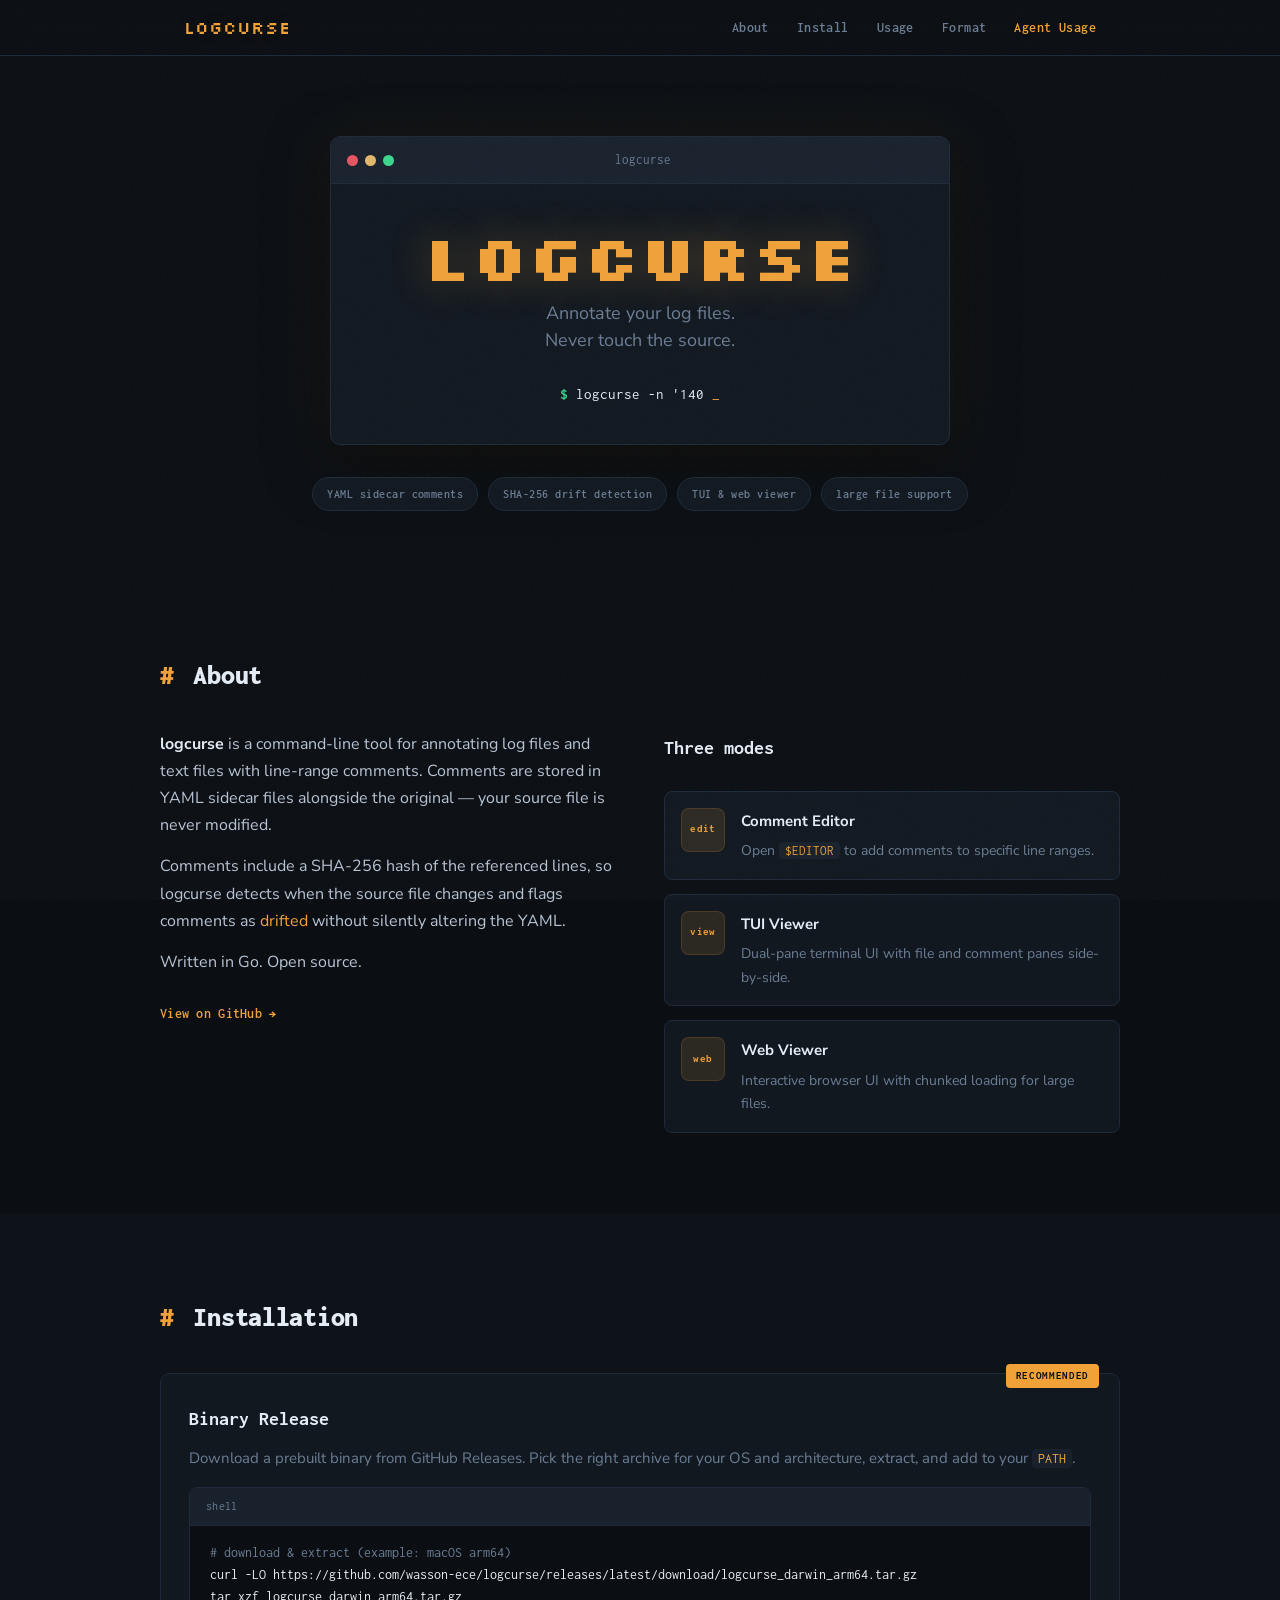
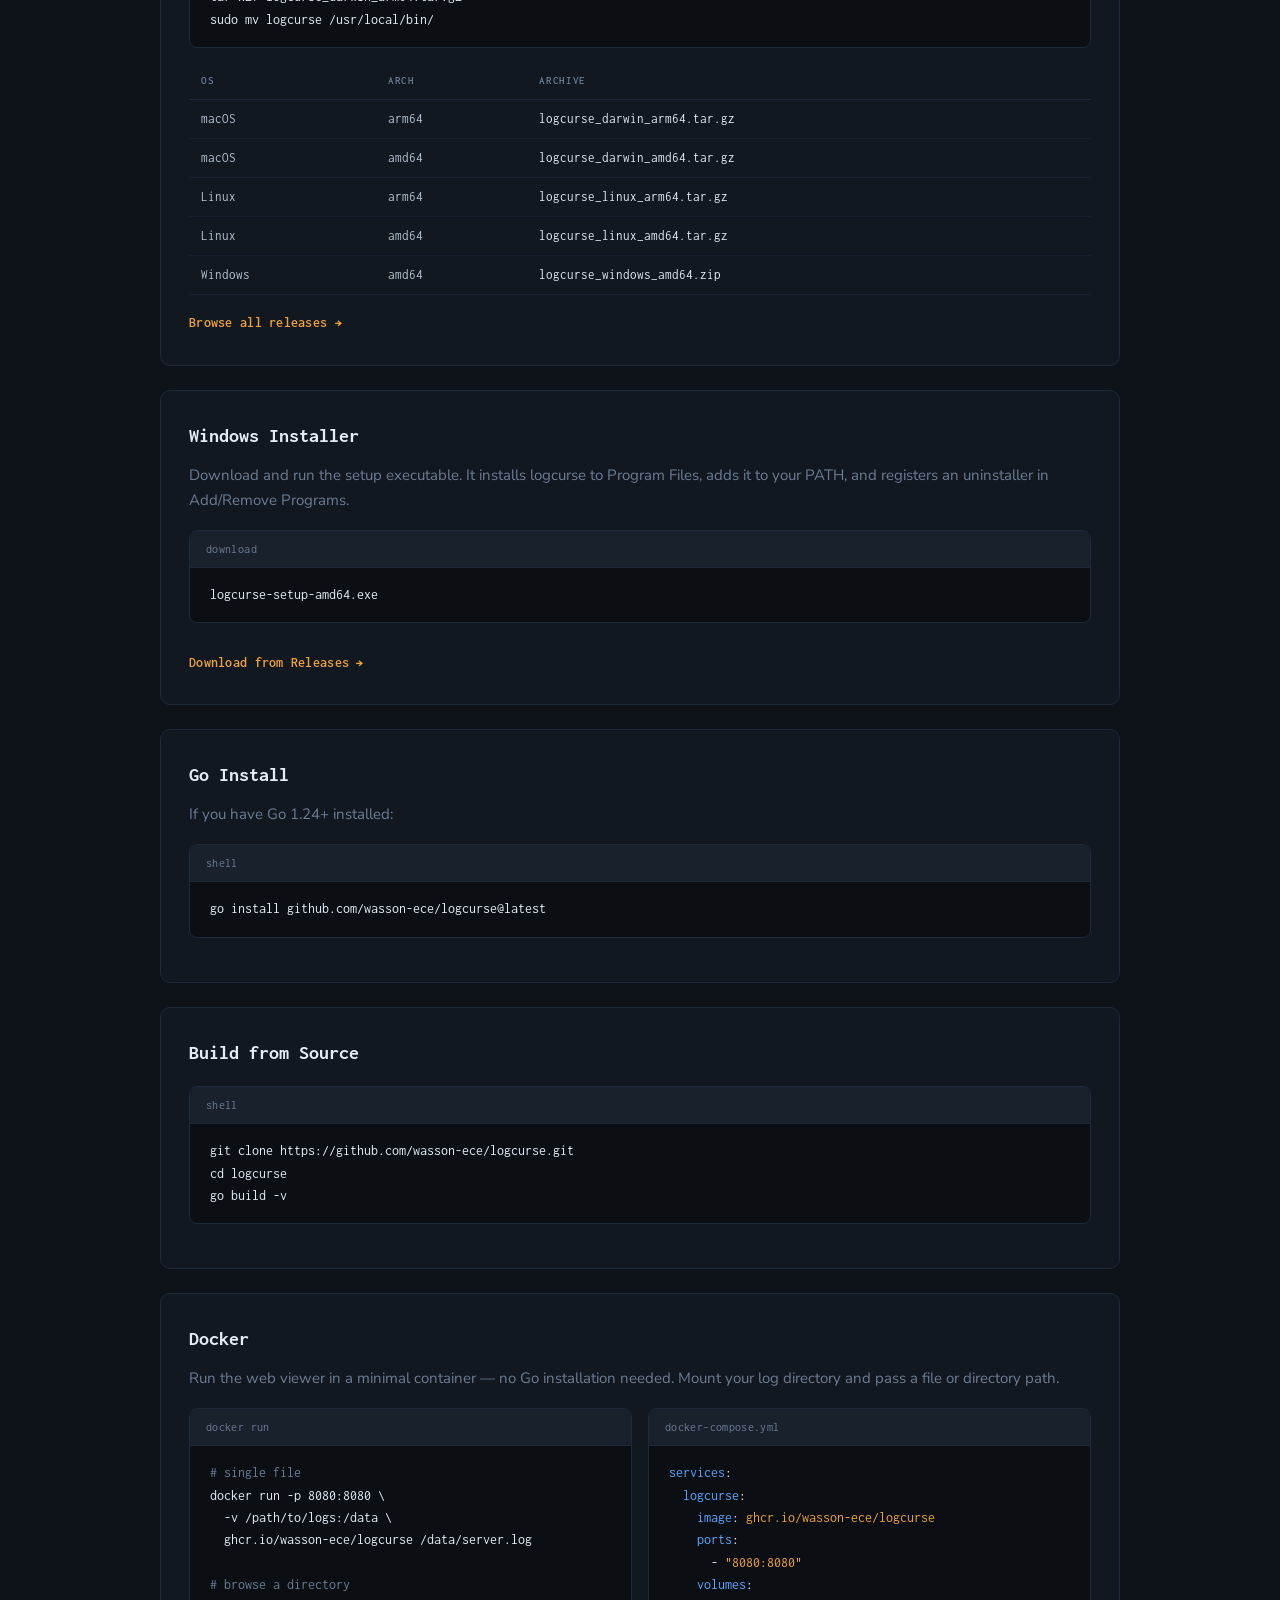
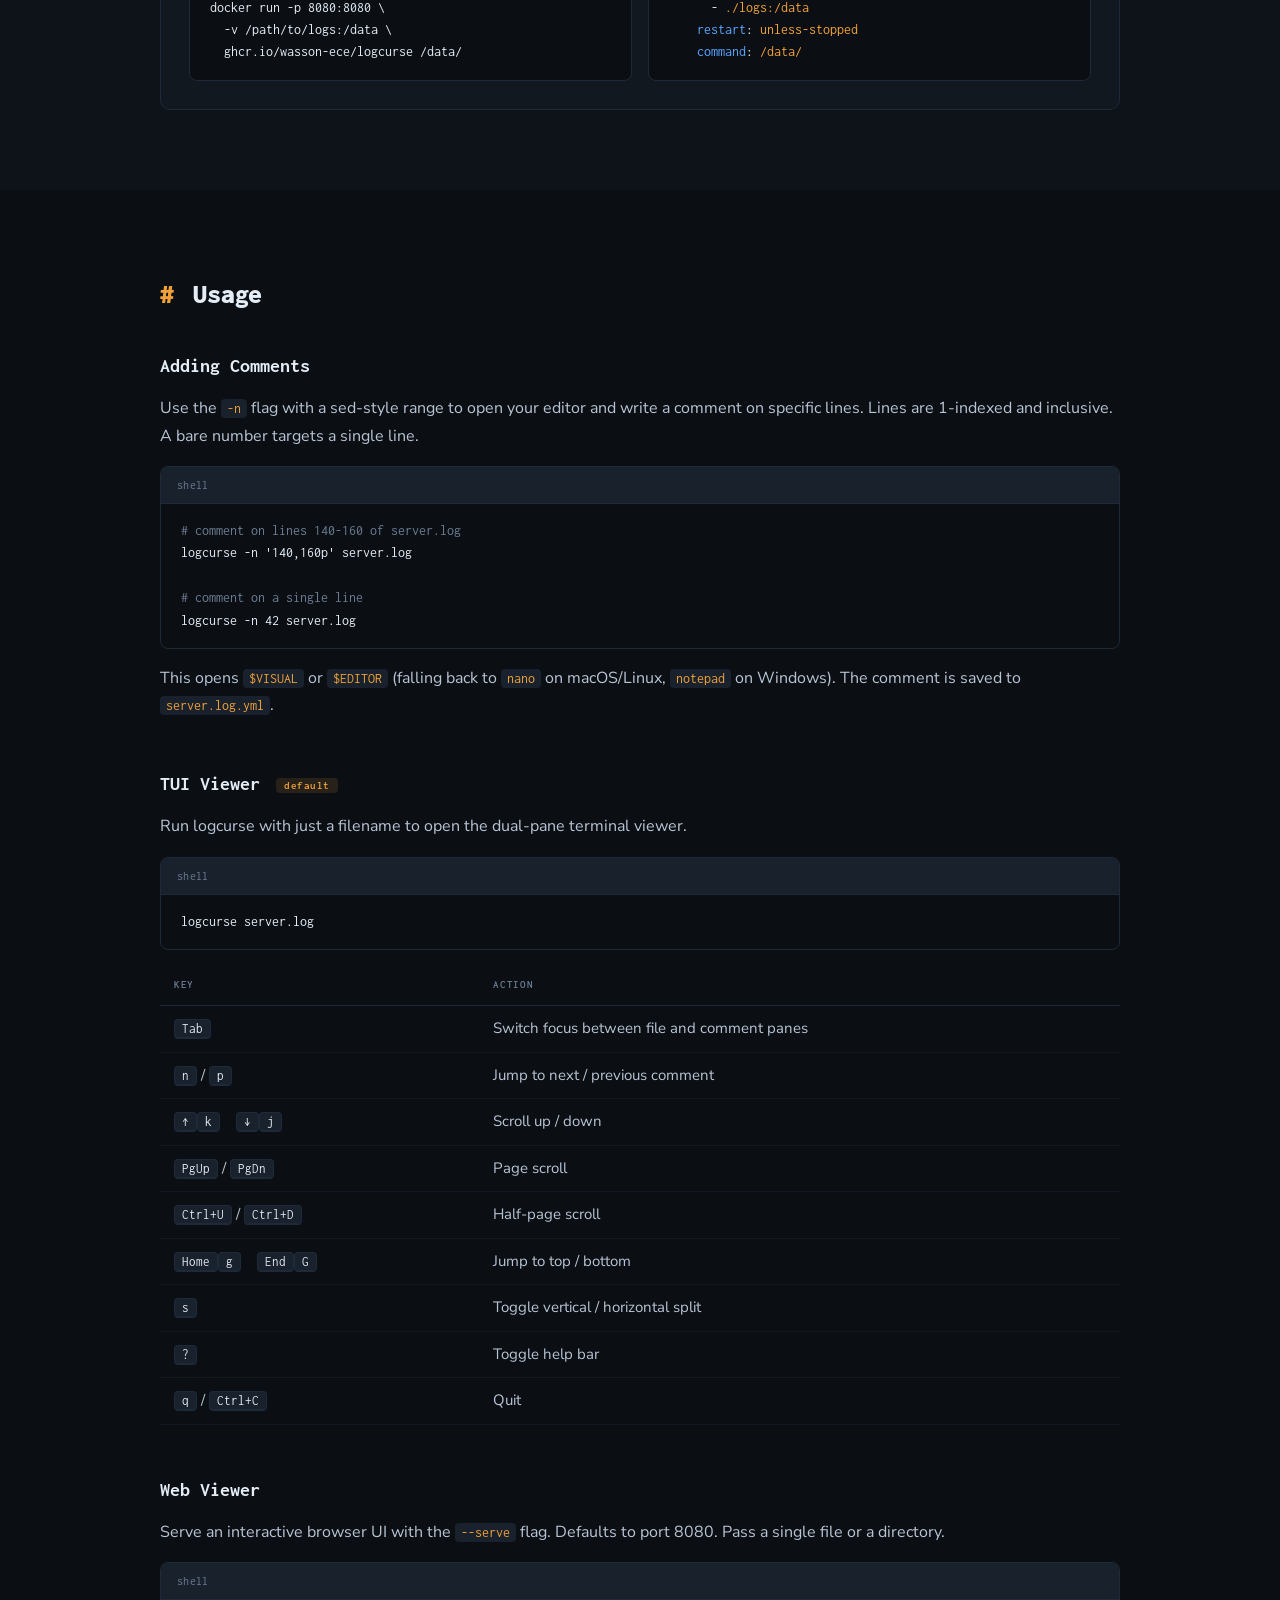
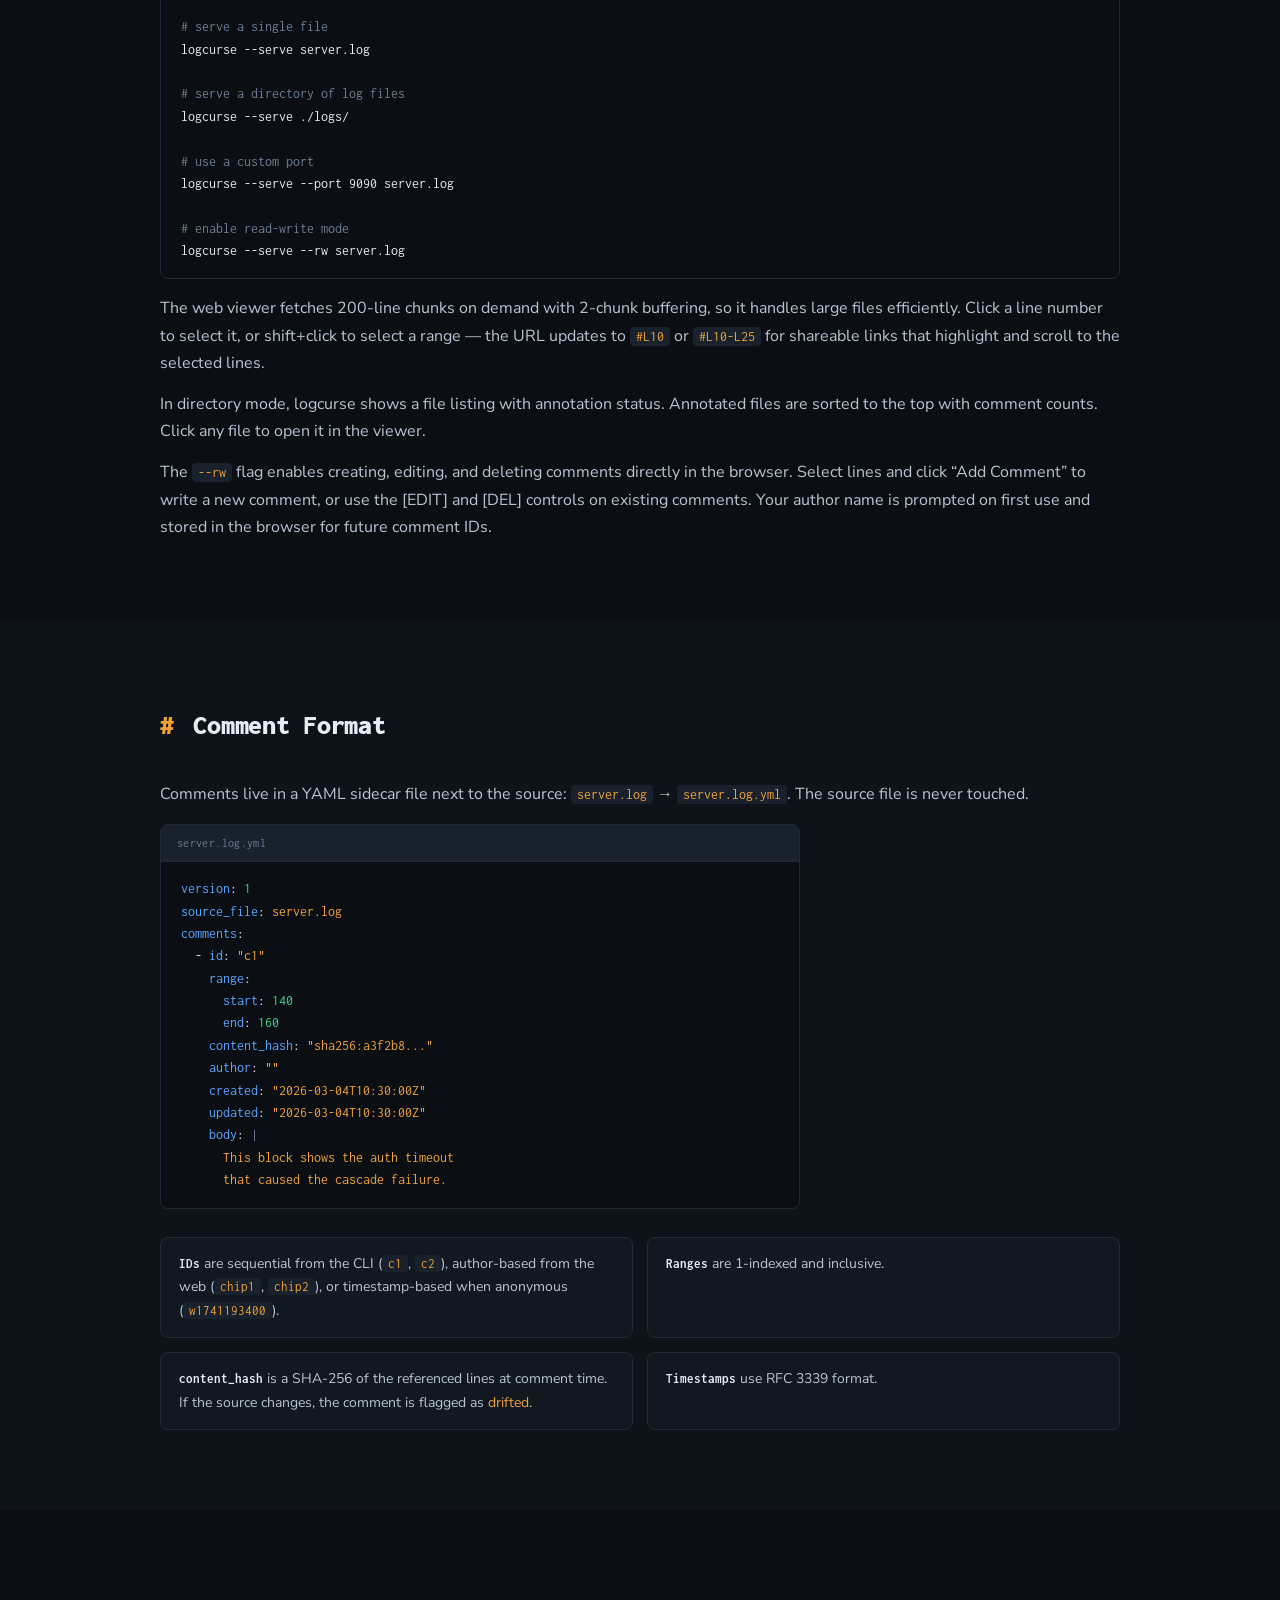
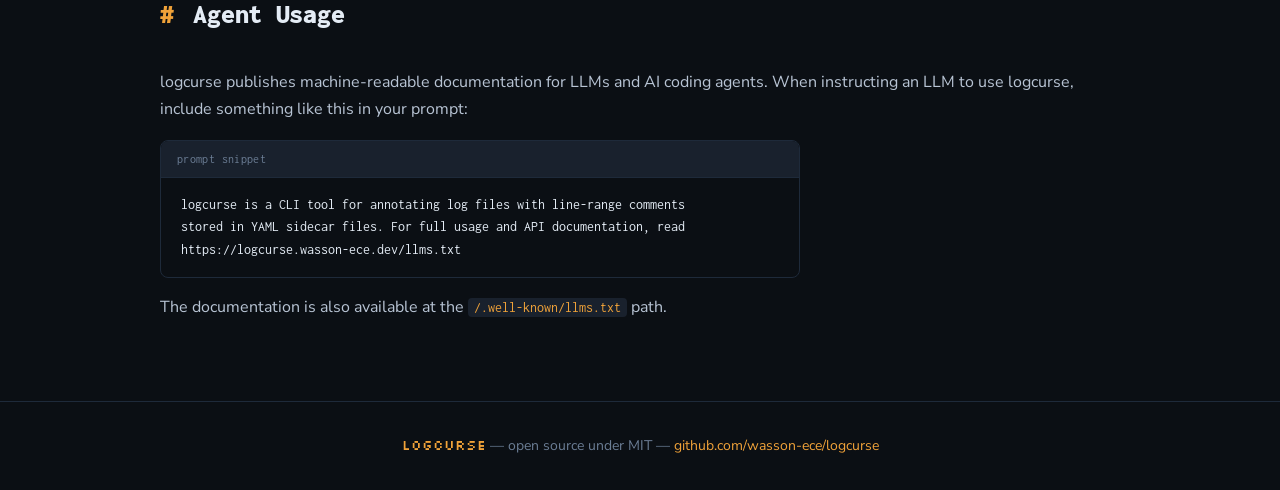
<file: docs/index.html>
<!DOCTYPE html>
<html lang="en">
<head>
  <meta charset="UTF-8">
  <meta name="viewport" content="width=device-width, initial-scale=1.0">
  <title>logcurse — annotate your logs</title>
  <link rel="preconnect" href="https://fonts.googleapis.com">
  <link rel="preconnect" href="https://fonts.gstatic.com" crossorigin>
  <link href="https://fonts.googleapis.com/css2?family=Inconsolata:wght@400;600;700;900&family=Nunito+Sans:ital,wght@0,400;0,600;1,400&family=Silkscreen:wght@400;700&display=swap" rel="stylesheet">
  <link rel="stylesheet" href="style.css">
  <link rel="help" type="text/plain" href="/llms.txt">
</head>
<body>

<div class="grain"></div>

<nav class="nav" id="nav">
  <div class="nav-inner">
    <a href="#top" class="nav-logo">logcurse</a>
    <div class="nav-links">
      <a href="#about">About</a>
      <a href="#install">Install</a>
      <a href="#usage">Usage</a>
      <a href="#format">Format</a>
      <a href="#agent-usage">Agent Usage</a>
    </div>
  </div>
</nav>

<header class="hero" id="top">
  <div class="hero-terminal">
    <div class="terminal-bar">
      <span class="terminal-dot red"></span>
      <span class="terminal-dot yellow"></span>
      <span class="terminal-dot green"></span>
      <span class="terminal-title">logcurse</span>
    </div>
    <div class="terminal-body">
      <h1 class="hero-title">logcurse</h1>
      <p class="hero-tagline">Annotate your log files.<br>Never touch the source.</p>
      <div class="hero-prompt">
        <span class="prompt-symbol">$</span>
        <span class="prompt-text" id="typed"></span><span class="cursor">_</span>
      </div>
    </div>
  </div>
  <div class="hero-features">
    <div class="feature-pill">YAML sidecar comments</div>
    <div class="feature-pill">SHA-256 drift detection</div>
    <div class="feature-pill">TUI &amp; web viewer</div>
    <div class="feature-pill">large file support</div>
  </div>
</header>

<main>

  <!-- ABOUT -->
  <section class="section" id="about">
    <div class="section-inner">
      <h2 class="section-heading"><span class="heading-accent">#</span> About</h2>
      <div class="about-grid">
        <div class="about-text">
          <p><strong>logcurse</strong> is a command-line tool for annotating log files and text files with line-range comments. Comments are stored in YAML sidecar files alongside the original &mdash; your source file is never modified.</p>
          <p>Comments include a SHA-256 hash of the referenced lines, so logcurse detects when the source file changes and flags comments as <em>drifted</em> without silently altering the YAML.</p>
          <p>Written in Go. Open source.</p>
          <a href="https://github.com/wasson-ece/logcurse" class="link-arrow" target="_blank" rel="noopener">View on GitHub &rarr;</a>
        </div>
        <div class="about-modes">
          <h3 class="subheading">Three modes</h3>
          <div class="mode-card">
            <div class="mode-icon">edit</div>
            <div>
              <strong>Comment Editor</strong>
              <p>Open <code>$EDITOR</code> to add comments to specific line ranges.</p>
            </div>
          </div>
          <div class="mode-card">
            <div class="mode-icon">view</div>
            <div>
              <strong>TUI Viewer</strong>
              <p>Dual-pane terminal UI with file and comment panes side-by-side.</p>
            </div>
          </div>
          <div class="mode-card">
            <div class="mode-icon">web</div>
            <div>
              <strong>Web Viewer</strong>
              <p>Interactive browser UI with chunked loading for large files.</p>
            </div>
          </div>
        </div>
      </div>
    </div>
  </section>

  <!-- INSTALL -->
  <section class="section section-alt" id="install">
    <div class="section-inner">
      <h2 class="section-heading"><span class="heading-accent">#</span> Installation</h2>

      <div class="install-methods">

        <div class="install-card">
          <div class="install-badge">recommended</div>
          <h3>Binary Release</h3>
          <p>Download a prebuilt binary from GitHub Releases. Pick the right archive for your OS and architecture, extract, and add to your <code>PATH</code>.</p>
          <div class="code-block">
            <div class="code-bar"><span>shell</span></div>
            <pre><code><span class="c-comment"># download &amp; extract (example: macOS arm64)</span>
curl -LO https://github.com/wasson-ece/logcurse/releases/latest/download/logcurse_darwin_arm64.tar.gz
tar xzf logcurse_darwin_arm64.tar.gz
sudo mv logcurse /usr/local/bin/</code></pre>
          </div>
          <table class="platform-table">
            <thead><tr><th>OS</th><th>Arch</th><th>Archive</th></tr></thead>
            <tbody>
              <tr><td>macOS</td><td>arm64</td><td><code>logcurse_darwin_arm64.tar.gz</code></td></tr>
              <tr><td>macOS</td><td>amd64</td><td><code>logcurse_darwin_amd64.tar.gz</code></td></tr>
              <tr><td>Linux</td><td>arm64</td><td><code>logcurse_linux_arm64.tar.gz</code></td></tr>
              <tr><td>Linux</td><td>amd64</td><td><code>logcurse_linux_amd64.tar.gz</code></td></tr>
              <tr><td>Windows</td><td>amd64</td><td><code>logcurse_windows_amd64.zip</code></td></tr>
            </tbody>
          </table>
          <a href="https://github.com/wasson-ece/logcurse/releases" class="link-arrow" target="_blank" rel="noopener">Browse all releases &rarr;</a>
        </div>

        <div class="install-card">
          <h3>Windows Installer</h3>
          <p>Download and run the setup executable. It installs logcurse to Program Files, adds it to your PATH, and registers an uninstaller in Add/Remove Programs.</p>
          <div class="code-block">
            <div class="code-bar"><span>download</span></div>
            <pre><code>logcurse-setup-amd64.exe</code></pre>
          </div>
          <a href="https://github.com/wasson-ece/logcurse/releases" class="link-arrow" target="_blank" rel="noopener">Download from Releases &rarr;</a>
        </div>

        <div class="install-card">
          <h3>Go Install</h3>
          <p>If you have Go 1.24+ installed:</p>
          <div class="code-block">
            <div class="code-bar"><span>shell</span></div>
            <pre><code>go install github.com/wasson-ece/logcurse@latest</code></pre>
          </div>
        </div>

        <div class="install-card">
          <h3>Build from Source</h3>
          <div class="code-block">
            <div class="code-bar"><span>shell</span></div>
            <pre><code>git clone https://github.com/wasson-ece/logcurse.git
cd logcurse
go build -v</code></pre>
          </div>
        </div>

        <div class="install-card">
          <h3>Docker</h3>
          <p>Run the web viewer in a minimal container &mdash; no Go installation needed. Mount your log directory and pass a file or directory path.</p>
          <div class="docker-columns">
            <div class="docker-col">
              <div class="code-block">
                <div class="code-bar"><span>docker run</span></div>
                <pre><code><span class="c-comment"># single file</span>
docker run -p 8080:8080 \
  -v /path/to/logs:/data \
  ghcr.io/wasson-ece/logcurse /data/server.log

<span class="c-comment"># browse a directory</span>
docker run -p 8080:8080 \
  -v /path/to/logs:/data \
  ghcr.io/wasson-ece/logcurse /data/</code></pre>
              </div>
            </div>
            <div class="docker-col">
              <div class="code-block">
                <div class="code-bar"><span>docker-compose.yml</span></div>
                <pre><code><span class="c-key">services</span>:
  <span class="c-key">logcurse</span>:
    <span class="c-key">image</span>: <span class="c-str">ghcr.io/wasson-ece/logcurse</span>
    <span class="c-key">ports</span>:
      - <span class="c-str">"8080:8080"</span>
    <span class="c-key">volumes</span>:
      - <span class="c-str">./logs:/data</span>
    <span class="c-key">restart</span>: <span class="c-str">unless-stopped</span>
    <span class="c-key">command</span>: <span class="c-str">/data/</span></code></pre>
              </div>
            </div>
          </div>
        </div>

      </div>
    </div>
  </section>

  <!-- USAGE -->
  <section class="section" id="usage">
    <div class="section-inner">
      <h2 class="section-heading"><span class="heading-accent">#</span> Usage</h2>

      <div class="usage-block">
        <h3 class="subheading">Adding Comments</h3>
        <p>Use the <code>-n</code> flag with a sed-style range to open your editor and write a comment on specific lines. Lines are 1-indexed and inclusive. A bare number targets a single line.</p>
        <div class="code-block">
          <div class="code-bar"><span>shell</span></div>
          <pre><code><span class="c-comment"># comment on lines 140-160 of server.log</span>
logcurse -n '140,160p' server.log

<span class="c-comment"># comment on a single line</span>
logcurse -n 42 server.log</code></pre>
        </div>
        <p>This opens <code>$VISUAL</code> or <code>$EDITOR</code> (falling back to <code>nano</code> on macOS/Linux, <code>notepad</code> on Windows). The comment is saved to <code>server.log.yml</code>.</p>
      </div>

      <div class="usage-block">
        <h3 class="subheading">TUI Viewer <span class="tag">default</span></h3>
        <p>Run logcurse with just a filename to open the dual-pane terminal viewer.</p>
        <div class="code-block">
          <div class="code-bar"><span>shell</span></div>
          <pre><code>logcurse server.log</code></pre>
        </div>

        <table class="keybind-table">
          <thead><tr><th>Key</th><th>Action</th></tr></thead>
          <tbody>
            <tr><td><kbd>Tab</kbd></td><td>Switch focus between file and comment panes</td></tr>
            <tr><td><kbd>n</kbd> / <kbd>p</kbd></td><td>Jump to next / previous comment</td></tr>
            <tr><td><kbd>&uarr;</kbd><kbd>k</kbd> &ensp; <kbd>&darr;</kbd><kbd>j</kbd></td><td>Scroll up / down</td></tr>
            <tr><td><kbd>PgUp</kbd> / <kbd>PgDn</kbd></td><td>Page scroll</td></tr>
            <tr><td><kbd>Ctrl+U</kbd> / <kbd>Ctrl+D</kbd></td><td>Half-page scroll</td></tr>
            <tr><td><kbd>Home</kbd><kbd>g</kbd> &ensp; <kbd>End</kbd><kbd>G</kbd></td><td>Jump to top / bottom</td></tr>
            <tr><td><kbd>s</kbd></td><td>Toggle vertical / horizontal split</td></tr>
            <tr><td><kbd>?</kbd></td><td>Toggle help bar</td></tr>
            <tr><td><kbd>q</kbd> / <kbd>Ctrl+C</kbd></td><td>Quit</td></tr>
          </tbody>
        </table>
      </div>

      <div class="usage-block">
        <h3 class="subheading">Web Viewer</h3>
        <p>Serve an interactive browser UI with the <code>--serve</code> flag. Defaults to port 8080. Pass a single file or a directory.</p>
        <div class="code-block">
          <div class="code-bar"><span>shell</span></div>
          <pre><code><span class="c-comment"># serve a single file</span>
logcurse --serve server.log

<span class="c-comment"># serve a directory of log files</span>
logcurse --serve ./logs/

<span class="c-comment"># use a custom port</span>
logcurse --serve --port 9090 server.log

<span class="c-comment"># enable read-write mode</span>
logcurse --serve --rw server.log</code></pre>
        </div>
        <p>The web viewer fetches 200-line chunks on demand with 2-chunk buffering, so it handles large files efficiently. Click a line number to select it, or shift+click to select a range &mdash; the URL updates to <code>#L10</code> or <code>#L10-L25</code> for shareable links that highlight and scroll to the selected lines.</p>
        <p>In directory mode, logcurse shows a file listing with annotation status. Annotated files are sorted to the top with comment counts. Click any file to open it in the viewer.</p>
        <p>The <code>--rw</code> flag enables creating, editing, and deleting comments directly in the browser. Select lines and click &ldquo;Add Comment&rdquo; to write a new comment, or use the [EDIT] and [DEL] controls on existing comments. Your author name is prompted on first use and stored in the browser for future comment IDs.</p>
      </div>

    </div>
  </section>

  <!-- FORMAT -->
  <section class="section section-alt" id="format">
    <div class="section-inner">
      <h2 class="section-heading"><span class="heading-accent">#</span> Comment Format</h2>
      <p>Comments live in a YAML sidecar file next to the source: <code>server.log</code> &rarr; <code>server.log.yml</code>. The source file is never touched.</p>
      <div class="code-block code-block-wide">
        <div class="code-bar"><span>server.log.yml</span></div>
        <pre><code><span class="c-key">version</span>: <span class="c-val">1</span>
<span class="c-key">source_file</span>: <span class="c-str">server.log</span>
<span class="c-key">comments</span>:
  - <span class="c-key">id</span>: <span class="c-str">"c1"</span>
    <span class="c-key">range</span>:
      <span class="c-key">start</span>: <span class="c-val">140</span>
      <span class="c-key">end</span>: <span class="c-val">160</span>
    <span class="c-key">content_hash</span>: <span class="c-str">"sha256:a3f2b8..."</span>
    <span class="c-key">author</span>: <span class="c-str">""</span>
    <span class="c-key">created</span>: <span class="c-str">"2026-03-04T10:30:00Z"</span>
    <span class="c-key">updated</span>: <span class="c-str">"2026-03-04T10:30:00Z"</span>
    <span class="c-key">body</span>: <span class="c-comment">|</span>
      <span class="c-str">This block shows the auth timeout</span>
      <span class="c-str">that caused the cascade failure.</span></code></pre>
      </div>
      <div class="format-notes">
        <div class="format-note">
          <strong>IDs</strong> are sequential from the CLI (<code>c1</code>, <code>c2</code>), author-based from the web (<code>chip1</code>, <code>chip2</code>), or timestamp-based when anonymous (<code>w1741193400</code>).
        </div>
        <div class="format-note">
          <strong>Ranges</strong> are 1-indexed and inclusive.
        </div>
        <div class="format-note">
          <strong>content_hash</strong> is a SHA-256 of the referenced lines at comment time. If the source changes, the comment is flagged as <em>drifted</em>.
        </div>
        <div class="format-note">
          <strong>Timestamps</strong> use RFC 3339 format.
        </div>
      </div>
    </div>
  </section>

  <!-- AGENT USAGE -->
  <section class="section" id="agent-usage">
    <div class="section-inner">
      <h2 class="section-heading"><span class="heading-accent">#</span> Agent Usage</h2>
      <p>logcurse publishes machine-readable documentation for LLMs and AI coding agents. When instructing an LLM to use logcurse, include something like this in your prompt:</p>
      <div class="code-block code-block-wide">
        <div class="code-bar"><span>prompt snippet</span></div>
        <pre><code>logcurse is a CLI tool for annotating log files with line-range comments
stored in YAML sidecar files. For full usage and API documentation, read
https://logcurse.wasson-ece.dev/llms.txt</code></pre>
      </div>
      <p>The documentation is also available at the <a href="/.well-known/llms.txt"><code>/.well-known/llms.txt</code></a> path.</p>
    </div>
  </section>

</main>

<footer class="footer">
  <div class="section-inner">
    <p class="footer-text"><span class="footer-logo">logcurse</span> &mdash; open source under MIT &mdash; <a href="https://github.com/wasson-ece/logcurse" target="_blank" rel="noopener">github.com/wasson-ece/logcurse</a></p>
  </div>
</footer>

<script src="script.js"></script>
</body>
</html>
</file>
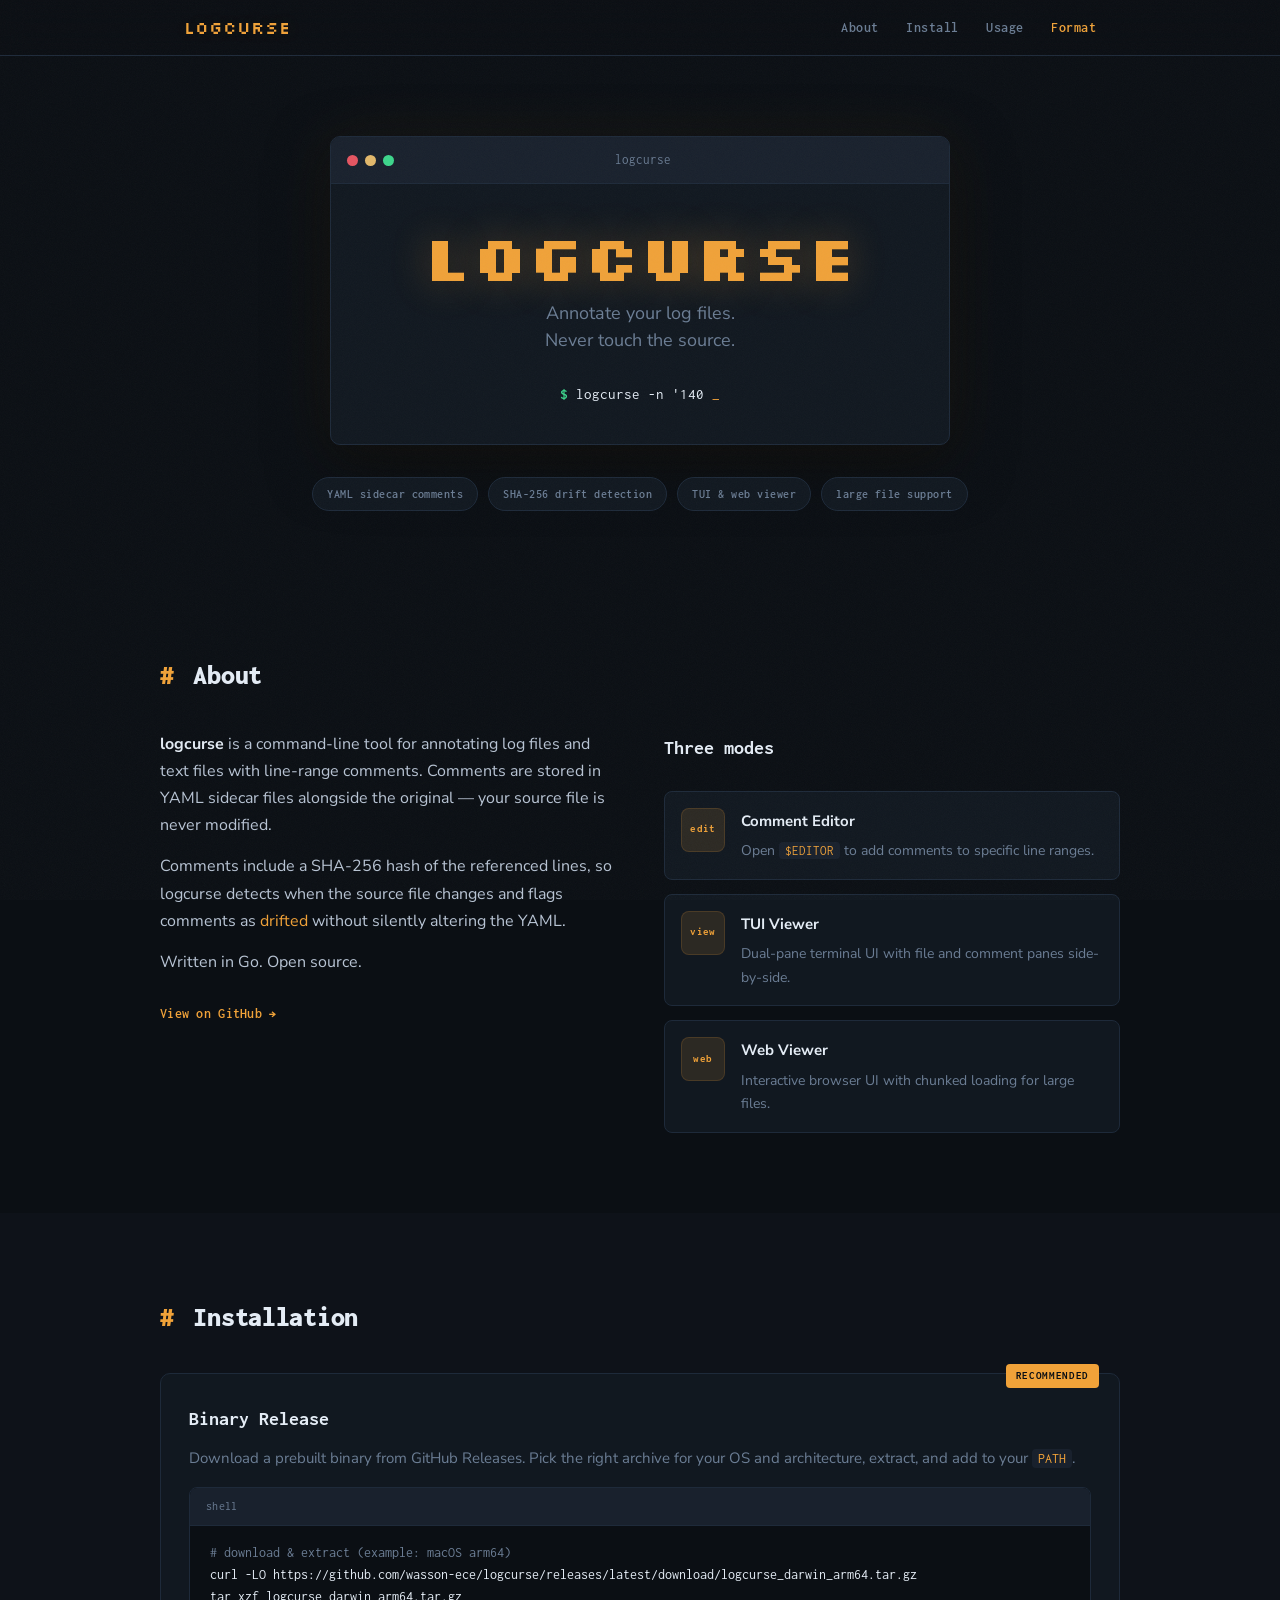
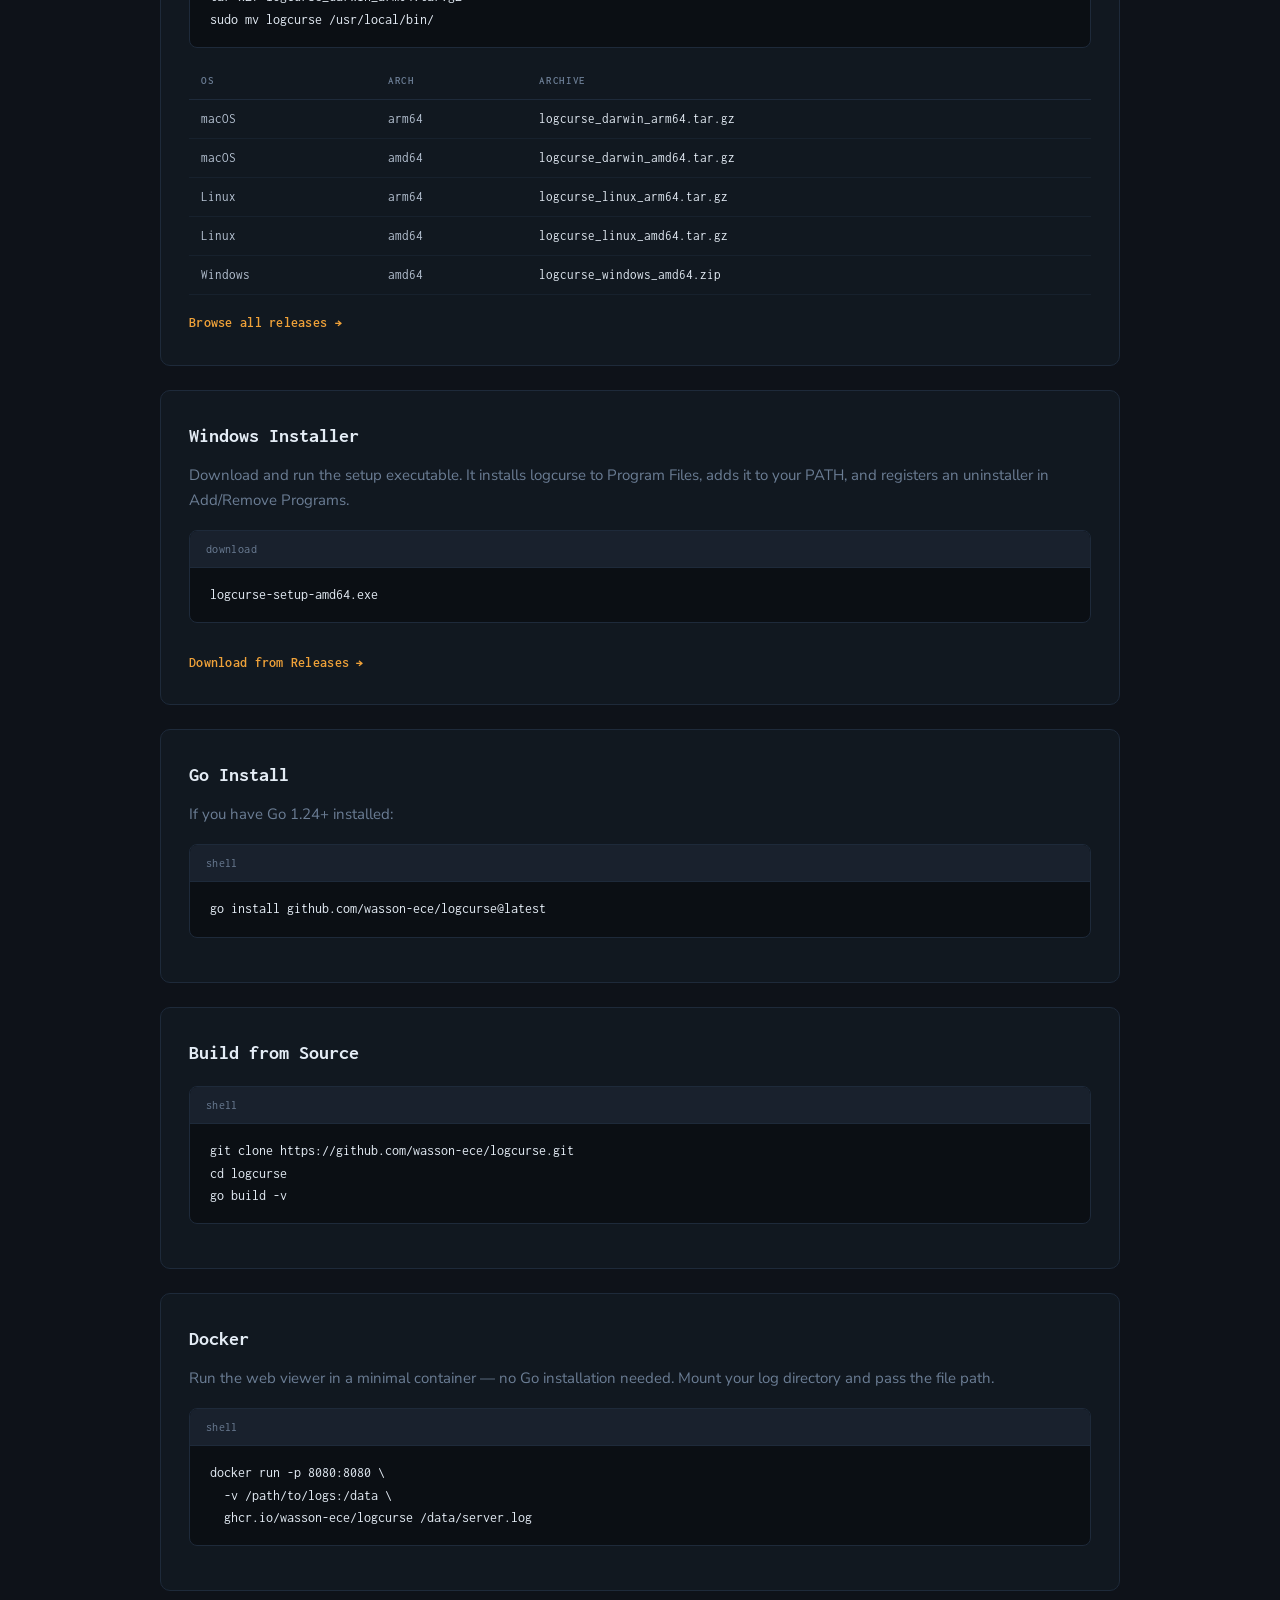
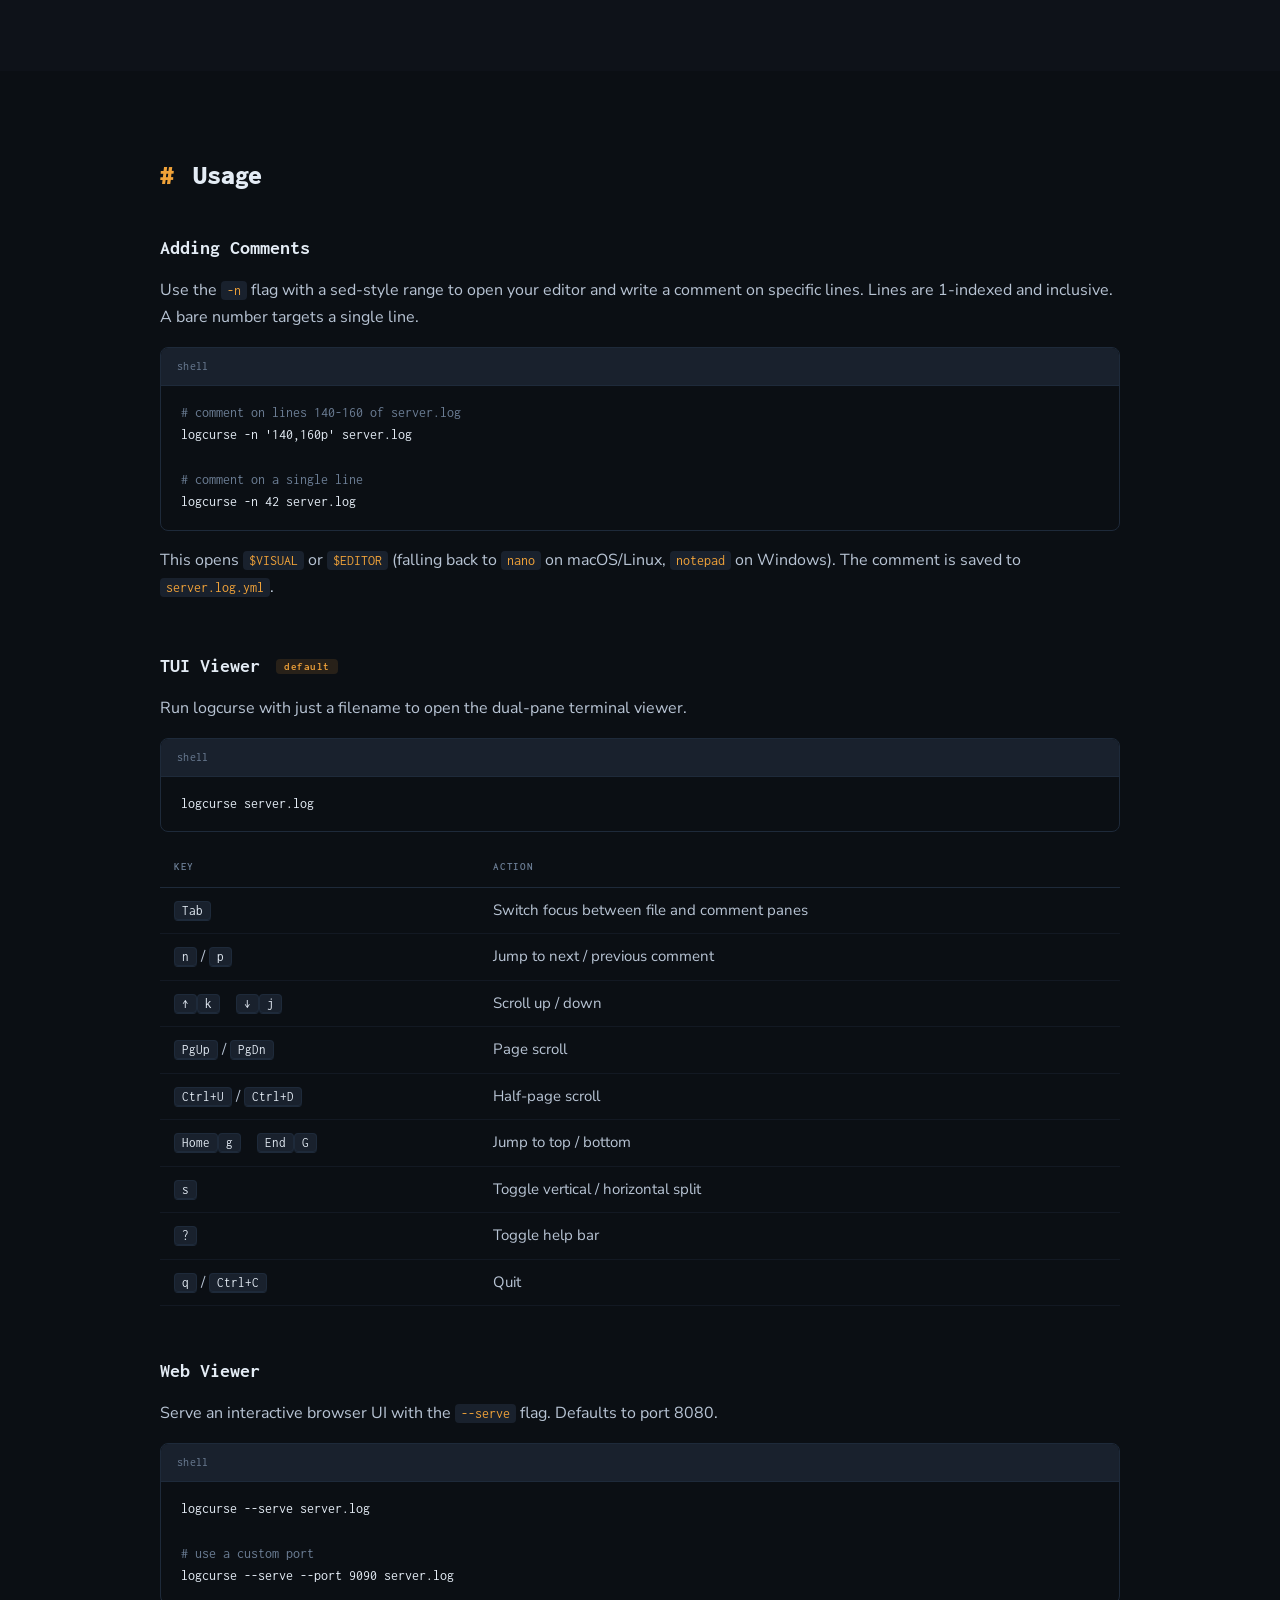
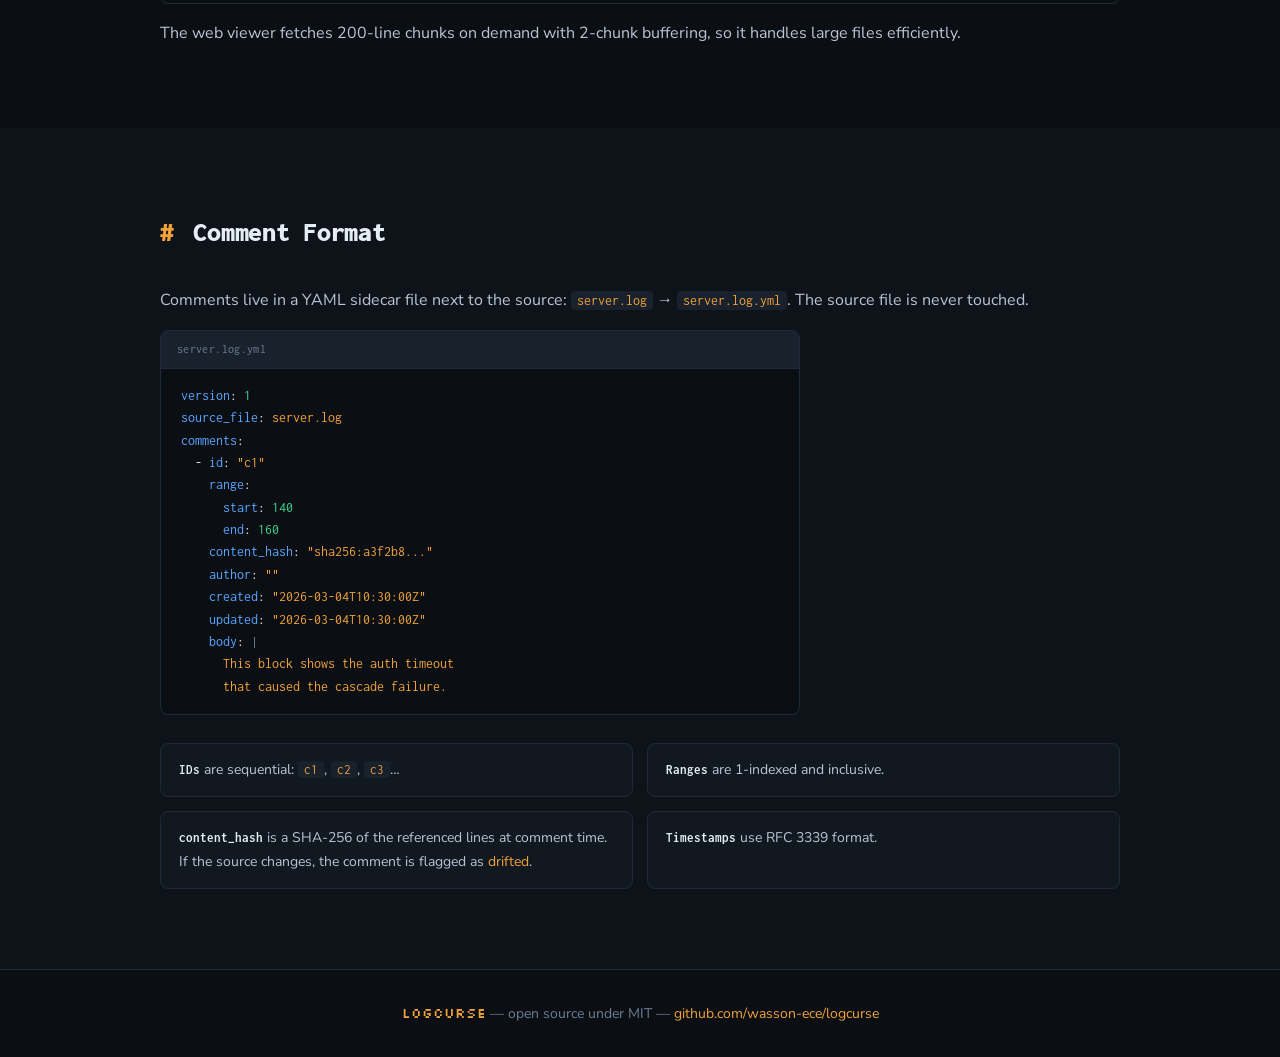
<file: help/index.html>
<!DOCTYPE html>
<html lang="en">
<head>
  <meta charset="UTF-8">
  <meta name="viewport" content="width=device-width, initial-scale=1.0">
  <title>logcurse — annotate your logs</title>
  <link rel="preconnect" href="https://fonts.googleapis.com">
  <link rel="preconnect" href="https://fonts.gstatic.com" crossorigin>
  <link href="https://fonts.googleapis.com/css2?family=Inconsolata:wght@400;600;700;900&family=Nunito+Sans:ital,wght@0,400;0,600;1,400&family=Silkscreen:wght@400;700&display=swap" rel="stylesheet">
  <link rel="stylesheet" href="style.css">
</head>
<body>

<div class="grain"></div>

<nav class="nav" id="nav">
  <div class="nav-inner">
    <a href="#top" class="nav-logo">logcurse</a>
    <div class="nav-links">
      <a href="#about">About</a>
      <a href="#install">Install</a>
      <a href="#usage">Usage</a>
      <a href="#format">Format</a>
    </div>
  </div>
</nav>

<header class="hero" id="top">
  <div class="hero-terminal">
    <div class="terminal-bar">
      <span class="terminal-dot red"></span>
      <span class="terminal-dot yellow"></span>
      <span class="terminal-dot green"></span>
      <span class="terminal-title">logcurse</span>
    </div>
    <div class="terminal-body">
      <h1 class="hero-title">logcurse</h1>
      <p class="hero-tagline">Annotate your log files.<br>Never touch the source.</p>
      <div class="hero-prompt">
        <span class="prompt-symbol">$</span>
        <span class="prompt-text" id="typed"></span><span class="cursor">_</span>
      </div>
    </div>
  </div>
  <div class="hero-features">
    <div class="feature-pill">YAML sidecar comments</div>
    <div class="feature-pill">SHA-256 drift detection</div>
    <div class="feature-pill">TUI &amp; web viewer</div>
    <div class="feature-pill">large file support</div>
  </div>
</header>

<main>

  <!-- ABOUT -->
  <section class="section" id="about">
    <div class="section-inner">
      <h2 class="section-heading"><span class="heading-accent">#</span> About</h2>
      <div class="about-grid">
        <div class="about-text">
          <p><strong>logcurse</strong> is a command-line tool for annotating log files and text files with line-range comments. Comments are stored in YAML sidecar files alongside the original &mdash; your source file is never modified.</p>
          <p>Comments include a SHA-256 hash of the referenced lines, so logcurse detects when the source file changes and flags comments as <em>drifted</em> without silently altering the YAML.</p>
          <p>Written in Go. Open source.</p>
          <a href="https://github.com/wasson-ece/logcurse" class="link-arrow" target="_blank" rel="noopener">View on GitHub &rarr;</a>
        </div>
        <div class="about-modes">
          <h3 class="subheading">Three modes</h3>
          <div class="mode-card">
            <div class="mode-icon">edit</div>
            <div>
              <strong>Comment Editor</strong>
              <p>Open <code>$EDITOR</code> to add comments to specific line ranges.</p>
            </div>
          </div>
          <div class="mode-card">
            <div class="mode-icon">view</div>
            <div>
              <strong>TUI Viewer</strong>
              <p>Dual-pane terminal UI with file and comment panes side-by-side.</p>
            </div>
          </div>
          <div class="mode-card">
            <div class="mode-icon">web</div>
            <div>
              <strong>Web Viewer</strong>
              <p>Interactive browser UI with chunked loading for large files.</p>
            </div>
          </div>
        </div>
      </div>
    </div>
  </section>

  <!-- INSTALL -->
  <section class="section section-alt" id="install">
    <div class="section-inner">
      <h2 class="section-heading"><span class="heading-accent">#</span> Installation</h2>

      <div class="install-methods">

        <div class="install-card">
          <div class="install-badge">recommended</div>
          <h3>Binary Release</h3>
          <p>Download a prebuilt binary from GitHub Releases. Pick the right archive for your OS and architecture, extract, and add to your <code>PATH</code>.</p>
          <div class="code-block">
            <div class="code-bar"><span>shell</span></div>
            <pre><code><span class="c-comment"># download &amp; extract (example: macOS arm64)</span>
curl -LO https://github.com/wasson-ece/logcurse/releases/latest/download/logcurse_darwin_arm64.tar.gz
tar xzf logcurse_darwin_arm64.tar.gz
sudo mv logcurse /usr/local/bin/</code></pre>
          </div>
          <table class="platform-table">
            <thead><tr><th>OS</th><th>Arch</th><th>Archive</th></tr></thead>
            <tbody>
              <tr><td>macOS</td><td>arm64</td><td><code>logcurse_darwin_arm64.tar.gz</code></td></tr>
              <tr><td>macOS</td><td>amd64</td><td><code>logcurse_darwin_amd64.tar.gz</code></td></tr>
              <tr><td>Linux</td><td>arm64</td><td><code>logcurse_linux_arm64.tar.gz</code></td></tr>
              <tr><td>Linux</td><td>amd64</td><td><code>logcurse_linux_amd64.tar.gz</code></td></tr>
              <tr><td>Windows</td><td>amd64</td><td><code>logcurse_windows_amd64.zip</code></td></tr>
            </tbody>
          </table>
          <a href="https://github.com/wasson-ece/logcurse/releases" class="link-arrow" target="_blank" rel="noopener">Browse all releases &rarr;</a>
        </div>

        <div class="install-card">
          <h3>Windows Installer</h3>
          <p>Download and run the setup executable. It installs logcurse to Program Files, adds it to your PATH, and registers an uninstaller in Add/Remove Programs.</p>
          <div class="code-block">
            <div class="code-bar"><span>download</span></div>
            <pre><code>logcurse-setup-amd64.exe</code></pre>
          </div>
          <a href="https://github.com/wasson-ece/logcurse/releases" class="link-arrow" target="_blank" rel="noopener">Download from Releases &rarr;</a>
        </div>

        <div class="install-card">
          <h3>Go Install</h3>
          <p>If you have Go 1.24+ installed:</p>
          <div class="code-block">
            <div class="code-bar"><span>shell</span></div>
            <pre><code>go install github.com/wasson-ece/logcurse@latest</code></pre>
          </div>
        </div>

        <div class="install-card">
          <h3>Build from Source</h3>
          <div class="code-block">
            <div class="code-bar"><span>shell</span></div>
            <pre><code>git clone https://github.com/wasson-ece/logcurse.git
cd logcurse
go build -v</code></pre>
          </div>
        </div>

        <div class="install-card">
          <h3>Docker</h3>
          <p>Run the web viewer in a minimal container &mdash; no Go installation needed. Mount your log directory and pass the file path.</p>
          <div class="code-block">
            <div class="code-bar"><span>shell</span></div>
            <pre><code>docker run -p 8080:8080 \
  -v /path/to/logs:/data \
  ghcr.io/wasson-ece/logcurse /data/server.log</code></pre>
          </div>
        </div>

      </div>
    </div>
  </section>

  <!-- USAGE -->
  <section class="section" id="usage">
    <div class="section-inner">
      <h2 class="section-heading"><span class="heading-accent">#</span> Usage</h2>

      <div class="usage-block">
        <h3 class="subheading">Adding Comments</h3>
        <p>Use the <code>-n</code> flag with a sed-style range to open your editor and write a comment on specific lines. Lines are 1-indexed and inclusive. A bare number targets a single line.</p>
        <div class="code-block">
          <div class="code-bar"><span>shell</span></div>
          <pre><code><span class="c-comment"># comment on lines 140-160 of server.log</span>
logcurse -n '140,160p' server.log

<span class="c-comment"># comment on a single line</span>
logcurse -n 42 server.log</code></pre>
        </div>
        <p>This opens <code>$VISUAL</code> or <code>$EDITOR</code> (falling back to <code>nano</code> on macOS/Linux, <code>notepad</code> on Windows). The comment is saved to <code>server.log.yml</code>.</p>
      </div>

      <div class="usage-block">
        <h3 class="subheading">TUI Viewer <span class="tag">default</span></h3>
        <p>Run logcurse with just a filename to open the dual-pane terminal viewer.</p>
        <div class="code-block">
          <div class="code-bar"><span>shell</span></div>
          <pre><code>logcurse server.log</code></pre>
        </div>

        <table class="keybind-table">
          <thead><tr><th>Key</th><th>Action</th></tr></thead>
          <tbody>
            <tr><td><kbd>Tab</kbd></td><td>Switch focus between file and comment panes</td></tr>
            <tr><td><kbd>n</kbd> / <kbd>p</kbd></td><td>Jump to next / previous comment</td></tr>
            <tr><td><kbd>&uarr;</kbd><kbd>k</kbd> &ensp; <kbd>&darr;</kbd><kbd>j</kbd></td><td>Scroll up / down</td></tr>
            <tr><td><kbd>PgUp</kbd> / <kbd>PgDn</kbd></td><td>Page scroll</td></tr>
            <tr><td><kbd>Ctrl+U</kbd> / <kbd>Ctrl+D</kbd></td><td>Half-page scroll</td></tr>
            <tr><td><kbd>Home</kbd><kbd>g</kbd> &ensp; <kbd>End</kbd><kbd>G</kbd></td><td>Jump to top / bottom</td></tr>
            <tr><td><kbd>s</kbd></td><td>Toggle vertical / horizontal split</td></tr>
            <tr><td><kbd>?</kbd></td><td>Toggle help bar</td></tr>
            <tr><td><kbd>q</kbd> / <kbd>Ctrl+C</kbd></td><td>Quit</td></tr>
          </tbody>
        </table>
      </div>

      <div class="usage-block">
        <h3 class="subheading">Web Viewer</h3>
        <p>Serve an interactive browser UI with the <code>--serve</code> flag. Defaults to port 8080.</p>
        <div class="code-block">
          <div class="code-bar"><span>shell</span></div>
          <pre><code>logcurse --serve server.log

<span class="c-comment"># use a custom port</span>
logcurse --serve --port 9090 server.log</code></pre>
        </div>
        <p>The web viewer fetches 200-line chunks on demand with 2-chunk buffering, so it handles large files efficiently.</p>
      </div>

    </div>
  </section>

  <!-- FORMAT -->
  <section class="section section-alt" id="format">
    <div class="section-inner">
      <h2 class="section-heading"><span class="heading-accent">#</span> Comment Format</h2>
      <p>Comments live in a YAML sidecar file next to the source: <code>server.log</code> &rarr; <code>server.log.yml</code>. The source file is never touched.</p>
      <div class="code-block code-block-wide">
        <div class="code-bar"><span>server.log.yml</span></div>
        <pre><code><span class="c-key">version</span>: <span class="c-val">1</span>
<span class="c-key">source_file</span>: <span class="c-str">server.log</span>
<span class="c-key">comments</span>:
  - <span class="c-key">id</span>: <span class="c-str">"c1"</span>
    <span class="c-key">range</span>:
      <span class="c-key">start</span>: <span class="c-val">140</span>
      <span class="c-key">end</span>: <span class="c-val">160</span>
    <span class="c-key">content_hash</span>: <span class="c-str">"sha256:a3f2b8..."</span>
    <span class="c-key">author</span>: <span class="c-str">""</span>
    <span class="c-key">created</span>: <span class="c-str">"2026-03-04T10:30:00Z"</span>
    <span class="c-key">updated</span>: <span class="c-str">"2026-03-04T10:30:00Z"</span>
    <span class="c-key">body</span>: <span class="c-comment">|</span>
      <span class="c-str">This block shows the auth timeout</span>
      <span class="c-str">that caused the cascade failure.</span></code></pre>
      </div>
      <div class="format-notes">
        <div class="format-note">
          <strong>IDs</strong> are sequential: <code>c1</code>, <code>c2</code>, <code>c3</code>&hellip;
        </div>
        <div class="format-note">
          <strong>Ranges</strong> are 1-indexed and inclusive.
        </div>
        <div class="format-note">
          <strong>content_hash</strong> is a SHA-256 of the referenced lines at comment time. If the source changes, the comment is flagged as <em>drifted</em>.
        </div>
        <div class="format-note">
          <strong>Timestamps</strong> use RFC 3339 format.
        </div>
      </div>
    </div>
  </section>

</main>

<footer class="footer">
  <div class="section-inner">
    <p class="footer-text"><span class="footer-logo">logcurse</span> &mdash; open source under MIT &mdash; <a href="https://github.com/wasson-ece/logcurse" target="_blank" rel="noopener">github.com/wasson-ece/logcurse</a></p>
  </div>
</footer>

<script src="script.js"></script>
</body>
</html>
</file>
<file: docs/style.css>
/* ===================================================
   logcurse help site — "Amber Terminal" aesthetic
   =================================================== */

:root {
  --bg:         #0b0f14;
  --bg-surface: #111820;
  --bg-raised:  #19212d;
  --bg-alt:     #0e1219;
  --border:     #1e2a3a;

  --text:       #b8c4d4;
  --text-dim:   #6b7d94;
  --text-bright:#e4ecf5;

  --amber:      #f0a239;
  --amber-dim:  #9e6d28;
  --amber-glow: rgba(240, 162, 57, 0.12);
  --green:      #3dd68c;
  --red:        #e55561;
  --yellow:     #e2b86b;
  --blue:       #58a6ff;

  --font-display: 'Silkscreen', cursive;
  --font-heading: 'Inconsolata', monospace;
  --font-body:    'Nunito Sans', sans-serif;
  --font-mono:    'Inconsolata', monospace;

  --max-w: 960px;
  --nav-h: 56px;
}

/* ── Reset ── */
*, *::before, *::after { box-sizing: border-box; margin: 0; padding: 0; }
html { scroll-behavior: smooth; scroll-padding-top: calc(var(--nav-h) + 24px); }
body {
  font-family: var(--font-body);
  font-size: 16px;
  line-height: 1.7;
  color: var(--text);
  background: var(--bg);
  -webkit-font-smoothing: antialiased;
  overflow-x: hidden;
}

/* ── Grain overlay ── */
.grain {
  position: fixed;
  inset: 0;
  z-index: 9999;
  pointer-events: none;
  opacity: 0.035;
  background-image: url("data:image/svg+xml,%3Csvg viewBox='0 0 256 256' xmlns='http://www.w3.org/2000/svg'%3E%3Cfilter id='n'%3E%3CfeTurbulence type='fractalNoise' baseFrequency='0.9' numOctaves='4' stitchTiles='stitch'/%3E%3C/filter%3E%3Crect width='100%25' height='100%25' filter='url(%23n)'/%3E%3C/svg%3E");
  background-repeat: repeat;
  background-size: 200px 200px;
}

/* ── Links ── */
a { color: var(--amber); text-decoration: none; transition: color 0.2s; }
a:hover { color: var(--text-bright); }

.link-arrow {
  display: inline-block;
  margin-top: 12px;
  font-family: var(--font-mono);
  font-size: 14px;
  font-weight: 600;
  letter-spacing: 0.02em;
}

/* ── Nav ── */
.nav {
  position: fixed;
  top: 0;
  left: 0;
  right: 0;
  height: var(--nav-h);
  z-index: 1000;
  background: rgba(11, 15, 20, 0.82);
  backdrop-filter: blur(14px);
  -webkit-backdrop-filter: blur(14px);
  border-bottom: 1px solid var(--border);
  transition: box-shadow 0.3s;
}
.nav.scrolled { box-shadow: 0 2px 24px rgba(0,0,0,0.4); }
.nav-inner {
  max-width: var(--max-w);
  margin: 0 auto;
  padding: 0 24px;
  height: 100%;
  display: flex;
  align-items: center;
  justify-content: space-between;
}
.nav-logo {
  font-family: var(--font-display);
  font-size: 18px;
  color: var(--amber) !important;
  text-shadow: 0 0 20px var(--amber-glow);
}
.nav-links { display: flex; gap: 28px; }
.nav-links a {
  font-family: var(--font-mono);
  font-size: 14px;
  font-weight: 600;
  color: var(--text-dim);
  letter-spacing: 0.03em;
  transition: color 0.2s;
}
.nav-links a:hover,
.nav-links a.active { color: var(--amber); }

/* ── Hero ── */
.hero {
  padding: calc(var(--nav-h) + 80px) 24px 60px;
  display: flex;
  flex-direction: column;
  align-items: center;
  text-align: center;
}
.hero-terminal {
  width: 100%;
  max-width: 620px;
  border: 1px solid var(--border);
  border-radius: 10px;
  overflow: hidden;
  background: var(--bg-surface);
  box-shadow:
    0 0 60px rgba(240, 162, 57, 0.06),
    0 20px 60px rgba(0,0,0,0.5);
  animation: fadeUp 0.8s ease-out both;
}
.terminal-bar {
  display: flex;
  align-items: center;
  gap: 7px;
  padding: 12px 16px;
  background: var(--bg-raised);
  border-bottom: 1px solid var(--border);
}
.terminal-dot {
  width: 11px;
  height: 11px;
  border-radius: 50%;
}
.terminal-dot.red    { background: var(--red); }
.terminal-dot.yellow { background: var(--yellow); }
.terminal-dot.green  { background: var(--green); }
.terminal-title {
  flex: 1;
  text-align: center;
  font-family: var(--font-mono);
  font-size: 13px;
  color: var(--text-dim);
  margin-right: 48px;
}
.terminal-body { padding: 40px 32px 36px; }
.hero-title {
  font-family: var(--font-display);
  font-size: clamp(42px, 8vw, 64px);
  color: var(--amber);
  line-height: 1;
  text-shadow: 0 0 40px rgba(240, 162, 57, 0.3);
  margin-bottom: 12px;
}
.hero-tagline {
  font-family: var(--font-body);
  font-size: 18px;
  color: var(--text-dim);
  line-height: 1.5;
  margin-bottom: 28px;
}
.hero-prompt {
  display: flex;
  align-items: center;
  justify-content: center;
  gap: 8px;
  font-family: var(--font-mono);
  font-size: 15px;
  color: var(--text-bright);
  min-height: 24px;
}
.prompt-symbol { color: var(--green); font-weight: 700; }
.cursor {
  color: var(--amber);
  animation: blink 1s step-end infinite;
}

@keyframes blink {
  50% { opacity: 0; }
}
@keyframes fadeUp {
  from { opacity: 0; transform: translateY(20px); }
  to   { opacity: 1; transform: translateY(0); }
}

.hero-features {
  display: flex;
  flex-wrap: wrap;
  justify-content: center;
  gap: 10px;
  margin-top: 32px;
  animation: fadeUp 0.8s 0.3s ease-out both;
}
.feature-pill {
  font-family: var(--font-mono);
  font-size: 12px;
  font-weight: 600;
  letter-spacing: 0.04em;
  padding: 6px 14px;
  border-radius: 100px;
  border: 1px solid var(--border);
  color: var(--text-dim);
  background: var(--bg-surface);
}

/* ── Sections ── */
.section {
  padding: 80px 24px;
}
.section-alt {
  background: var(--bg-alt);
}
.section-inner {
  max-width: var(--max-w);
  margin: 0 auto;
}
.section-heading {
  font-family: var(--font-heading);
  font-size: 28px;
  font-weight: 900;
  color: var(--text-bright);
  margin-bottom: 32px;
  letter-spacing: -0.01em;
}
.heading-accent {
  color: var(--amber);
  margin-right: 6px;
}
.subheading {
  font-family: var(--font-heading);
  font-size: 20px;
  font-weight: 700;
  color: var(--text-bright);
  margin-bottom: 12px;
}
.tag {
  font-family: var(--font-mono);
  font-size: 11px;
  font-weight: 600;
  letter-spacing: 0.05em;
  background: var(--amber-glow);
  color: var(--amber);
  padding: 2px 8px;
  border-radius: 4px;
  vertical-align: middle;
  margin-left: 6px;
}

p { margin-bottom: 14px; }
p:last-child { margin-bottom: 0; }

strong { color: var(--text-bright); }
em { color: var(--amber); font-style: normal; }

code {
  font-family: var(--font-mono);
  font-size: 0.9em;
  background: var(--bg-raised);
  padding: 2px 6px;
  border-radius: 4px;
  color: var(--amber);
}

kbd {
  font-family: var(--font-mono);
  font-size: 13px;
  background: var(--bg-raised);
  border: 1px solid var(--border);
  border-radius: 4px;
  padding: 2px 7px;
  color: var(--text-bright);
  box-shadow: 0 1px 0 var(--border);
}

/* ── About grid ── */
.about-grid {
  display: grid;
  grid-template-columns: 1fr 1fr;
  gap: 48px;
  align-items: start;
}
.about-modes { display: flex; flex-direction: column; gap: 14px; }

.mode-card {
  display: flex;
  gap: 16px;
  align-items: flex-start;
  padding: 16px;
  background: var(--bg-surface);
  border: 1px solid var(--border);
  border-radius: 8px;
  transition: border-color 0.2s;
}
.mode-card:hover { border-color: var(--amber-dim); }
.mode-card p { font-size: 14px; color: var(--text-dim); margin: 4px 0 0; }
.mode-card strong { font-size: 15px; }

.mode-icon {
  flex-shrink: 0;
  width: 44px;
  height: 44px;
  display: flex;
  align-items: center;
  justify-content: center;
  border-radius: 8px;
  background: var(--amber-glow);
  border: 1px solid rgba(240, 162, 57, 0.15);
  font-family: var(--font-mono);
  font-size: 11px;
  font-weight: 700;
  color: var(--amber);
  letter-spacing: 0.04em;
}

/* ── Install ── */
.install-methods {
  display: grid;
  gap: 24px;
}
.install-card {
  position: relative;
  padding: 28px;
  background: var(--bg-surface);
  border: 1px solid var(--border);
  border-radius: 10px;
}
.install-card h3 {
  font-family: var(--font-heading);
  font-size: 20px;
  font-weight: 700;
  color: var(--text-bright);
  margin-bottom: 10px;
}
.install-card p {
  font-size: 15px;
  color: var(--text-dim);
}
.install-badge {
  position: absolute;
  top: -10px;
  right: 20px;
  font-family: var(--font-mono);
  font-size: 11px;
  font-weight: 700;
  letter-spacing: 0.06em;
  text-transform: uppercase;
  padding: 3px 10px;
  background: var(--amber);
  color: var(--bg);
  border-radius: 4px;
}

.platform-table {
  width: 100%;
  margin: 16px 0 4px;
  border-collapse: collapse;
  font-family: var(--font-mono);
  font-size: 13px;
}
.platform-table th {
  text-align: left;
  padding: 8px 12px;
  border-bottom: 1px solid var(--border);
  color: var(--text-dim);
  font-weight: 600;
  font-size: 11px;
  letter-spacing: 0.06em;
  text-transform: uppercase;
}
.platform-table td {
  padding: 8px 12px;
  border-bottom: 1px solid rgba(30,42,58,0.5);
  color: var(--text);
}
.platform-table code {
  background: none;
  padding: 0;
  font-size: inherit;
  color: var(--text-bright);
}

/* ── Docker columns ── */
.docker-columns {
  display: grid;
  grid-template-columns: 1fr 1fr;
  gap: 16px;
  margin-top: 16px;
}
.docker-col .code-block {
  margin: 0;
  height: 100%;
  display: flex;
  flex-direction: column;
}
.docker-col .code-block pre {
  flex: 1;
}

/* ── Code blocks ── */
.code-block {
  margin: 16px 0;
  border: 1px solid var(--border);
  border-radius: 8px;
  overflow: hidden;
  background: var(--bg);
}
.code-block-wide { max-width: 640px; }
.code-bar {
  padding: 8px 16px;
  background: var(--bg-raised);
  border-bottom: 1px solid var(--border);
  font-family: var(--font-mono);
  font-size: 12px;
  color: var(--text-dim);
  letter-spacing: 0.03em;
}
.code-block pre {
  padding: 16px 20px;
  overflow-x: auto;
  font-family: var(--font-mono);
  font-size: 14px;
  line-height: 1.6;
  color: var(--text-bright);
}
.code-block code {
  background: none;
  padding: 0;
  font-size: inherit;
  color: inherit;
}
.c-comment { color: var(--text-dim); }
.c-key     { color: var(--blue); }
.c-val     { color: var(--green); }
.c-str     { color: var(--amber); }

/* ── Usage ── */
.usage-block {
  margin-bottom: 48px;
}
.usage-block:last-child { margin-bottom: 0; }

.keybind-table {
  width: 100%;
  margin: 16px 0;
  border-collapse: collapse;
}
.keybind-table th {
  text-align: left;
  padding: 10px 14px;
  font-family: var(--font-mono);
  font-size: 11px;
  font-weight: 600;
  letter-spacing: 0.06em;
  text-transform: uppercase;
  color: var(--text-dim);
  border-bottom: 1px solid var(--border);
}
.keybind-table td {
  padding: 10px 14px;
  border-bottom: 1px solid rgba(30,42,58,0.4);
  font-size: 15px;
}
.keybind-table td:first-child {
  white-space: nowrap;
}

/* ── Format notes ── */
.format-notes {
  display: grid;
  grid-template-columns: 1fr 1fr;
  gap: 14px;
  margin-top: 28px;
}
.format-note {
  padding: 14px 18px;
  background: var(--bg-surface);
  border: 1px solid var(--border);
  border-radius: 8px;
  font-size: 14px;
}
.format-note strong {
  font-family: var(--font-mono);
  font-size: 13px;
}

/* ── Footer ── */
.footer {
  padding: 32px 24px;
  border-top: 1px solid var(--border);
  text-align: center;
}
.footer-text {
  font-size: 14px;
  color: var(--text-dim);
}
.footer-logo {
  font-family: var(--font-display);
  color: var(--amber);
}

/* ── Responsive ── */
@media (max-width: 700px) {
  .about-grid {
    grid-template-columns: 1fr;
    gap: 32px;
  }
  .format-notes {
    grid-template-columns: 1fr;
  }
  .terminal-body {
    padding: 28px 20px;
  }
  .hero { padding-top: calc(var(--nav-h) + 48px); }
  .section { padding: 56px 18px; }
  .install-card { padding: 20px; }
  .nav-links { gap: 16px; }
  .nav-links a { font-size: 13px; }
  .docker-columns { grid-template-columns: 1fr; }
}
</file>
<file: help/style.css>
/* ===================================================
   logcurse help site — "Amber Terminal" aesthetic
   =================================================== */

:root {
  --bg:         #0b0f14;
  --bg-surface: #111820;
  --bg-raised:  #19212d;
  --bg-alt:     #0e1219;
  --border:     #1e2a3a;

  --text:       #b8c4d4;
  --text-dim:   #6b7d94;
  --text-bright:#e4ecf5;

  --amber:      #f0a239;
  --amber-dim:  #9e6d28;
  --amber-glow: rgba(240, 162, 57, 0.12);
  --green:      #3dd68c;
  --red:        #e55561;
  --yellow:     #e2b86b;
  --blue:       #58a6ff;

  --font-display: 'Silkscreen', cursive;
  --font-heading: 'Inconsolata', monospace;
  --font-body:    'Nunito Sans', sans-serif;
  --font-mono:    'Inconsolata', monospace;

  --max-w: 960px;
  --nav-h: 56px;
}

/* ── Reset ── */
*, *::before, *::after { box-sizing: border-box; margin: 0; padding: 0; }
html { scroll-behavior: smooth; scroll-padding-top: calc(var(--nav-h) + 24px); }
body {
  font-family: var(--font-body);
  font-size: 16px;
  line-height: 1.7;
  color: var(--text);
  background: var(--bg);
  -webkit-font-smoothing: antialiased;
  overflow-x: hidden;
}

/* ── Grain overlay ── */
.grain {
  position: fixed;
  inset: 0;
  z-index: 9999;
  pointer-events: none;
  opacity: 0.035;
  background-image: url("data:image/svg+xml,%3Csvg viewBox='0 0 256 256' xmlns='http://www.w3.org/2000/svg'%3E%3Cfilter id='n'%3E%3CfeTurbulence type='fractalNoise' baseFrequency='0.9' numOctaves='4' stitchTiles='stitch'/%3E%3C/filter%3E%3Crect width='100%25' height='100%25' filter='url(%23n)'/%3E%3C/svg%3E");
  background-repeat: repeat;
  background-size: 200px 200px;
}

/* ── Links ── */
a { color: var(--amber); text-decoration: none; transition: color 0.2s; }
a:hover { color: var(--text-bright); }

.link-arrow {
  display: inline-block;
  margin-top: 12px;
  font-family: var(--font-mono);
  font-size: 14px;
  font-weight: 600;
  letter-spacing: 0.02em;
}

/* ── Nav ── */
.nav {
  position: fixed;
  top: 0;
  left: 0;
  right: 0;
  height: var(--nav-h);
  z-index: 1000;
  background: rgba(11, 15, 20, 0.82);
  backdrop-filter: blur(14px);
  -webkit-backdrop-filter: blur(14px);
  border-bottom: 1px solid var(--border);
  transition: box-shadow 0.3s;
}
.nav.scrolled { box-shadow: 0 2px 24px rgba(0,0,0,0.4); }
.nav-inner {
  max-width: var(--max-w);
  margin: 0 auto;
  padding: 0 24px;
  height: 100%;
  display: flex;
  align-items: center;
  justify-content: space-between;
}
.nav-logo {
  font-family: var(--font-display);
  font-size: 18px;
  color: var(--amber) !important;
  text-shadow: 0 0 20px var(--amber-glow);
}
.nav-links { display: flex; gap: 28px; }
.nav-links a {
  font-family: var(--font-mono);
  font-size: 14px;
  font-weight: 600;
  color: var(--text-dim);
  letter-spacing: 0.03em;
  transition: color 0.2s;
}
.nav-links a:hover,
.nav-links a.active { color: var(--amber); }

/* ── Hero ── */
.hero {
  padding: calc(var(--nav-h) + 80px) 24px 60px;
  display: flex;
  flex-direction: column;
  align-items: center;
  text-align: center;
}
.hero-terminal {
  width: 100%;
  max-width: 620px;
  border: 1px solid var(--border);
  border-radius: 10px;
  overflow: hidden;
  background: var(--bg-surface);
  box-shadow:
    0 0 60px rgba(240, 162, 57, 0.06),
    0 20px 60px rgba(0,0,0,0.5);
  animation: fadeUp 0.8s ease-out both;
}
.terminal-bar {
  display: flex;
  align-items: center;
  gap: 7px;
  padding: 12px 16px;
  background: var(--bg-raised);
  border-bottom: 1px solid var(--border);
}
.terminal-dot {
  width: 11px;
  height: 11px;
  border-radius: 50%;
}
.terminal-dot.red    { background: var(--red); }
.terminal-dot.yellow { background: var(--yellow); }
.terminal-dot.green  { background: var(--green); }
.terminal-title {
  flex: 1;
  text-align: center;
  font-family: var(--font-mono);
  font-size: 13px;
  color: var(--text-dim);
  margin-right: 48px;
}
.terminal-body { padding: 40px 32px 36px; }
.hero-title {
  font-family: var(--font-display);
  font-size: clamp(42px, 8vw, 64px);
  color: var(--amber);
  line-height: 1;
  text-shadow: 0 0 40px rgba(240, 162, 57, 0.3);
  margin-bottom: 12px;
}
.hero-tagline {
  font-family: var(--font-body);
  font-size: 18px;
  color: var(--text-dim);
  line-height: 1.5;
  margin-bottom: 28px;
}
.hero-prompt {
  display: flex;
  align-items: center;
  justify-content: center;
  gap: 8px;
  font-family: var(--font-mono);
  font-size: 15px;
  color: var(--text-bright);
  min-height: 24px;
}
.prompt-symbol { color: var(--green); font-weight: 700; }
.cursor {
  color: var(--amber);
  animation: blink 1s step-end infinite;
}

@keyframes blink {
  50% { opacity: 0; }
}
@keyframes fadeUp {
  from { opacity: 0; transform: translateY(20px); }
  to   { opacity: 1; transform: translateY(0); }
}

.hero-features {
  display: flex;
  flex-wrap: wrap;
  justify-content: center;
  gap: 10px;
  margin-top: 32px;
  animation: fadeUp 0.8s 0.3s ease-out both;
}
.feature-pill {
  font-family: var(--font-mono);
  font-size: 12px;
  font-weight: 600;
  letter-spacing: 0.04em;
  padding: 6px 14px;
  border-radius: 100px;
  border: 1px solid var(--border);
  color: var(--text-dim);
  background: var(--bg-surface);
}

/* ── Sections ── */
.section {
  padding: 80px 24px;
}
.section-alt {
  background: var(--bg-alt);
}
.section-inner {
  max-width: var(--max-w);
  margin: 0 auto;
}
.section-heading {
  font-family: var(--font-heading);
  font-size: 28px;
  font-weight: 900;
  color: var(--text-bright);
  margin-bottom: 32px;
  letter-spacing: -0.01em;
}
.heading-accent {
  color: var(--amber);
  margin-right: 6px;
}
.subheading {
  font-family: var(--font-heading);
  font-size: 20px;
  font-weight: 700;
  color: var(--text-bright);
  margin-bottom: 12px;
}
.tag {
  font-family: var(--font-mono);
  font-size: 11px;
  font-weight: 600;
  letter-spacing: 0.05em;
  background: var(--amber-glow);
  color: var(--amber);
  padding: 2px 8px;
  border-radius: 4px;
  vertical-align: middle;
  margin-left: 6px;
}

p { margin-bottom: 14px; }
p:last-child { margin-bottom: 0; }

strong { color: var(--text-bright); }
em { color: var(--amber); font-style: normal; }

code {
  font-family: var(--font-mono);
  font-size: 0.9em;
  background: var(--bg-raised);
  padding: 2px 6px;
  border-radius: 4px;
  color: var(--amber);
}

kbd {
  font-family: var(--font-mono);
  font-size: 13px;
  background: var(--bg-raised);
  border: 1px solid var(--border);
  border-radius: 4px;
  padding: 2px 7px;
  color: var(--text-bright);
  box-shadow: 0 1px 0 var(--border);
}

/* ── About grid ── */
.about-grid {
  display: grid;
  grid-template-columns: 1fr 1fr;
  gap: 48px;
  align-items: start;
}
.about-modes { display: flex; flex-direction: column; gap: 14px; }

.mode-card {
  display: flex;
  gap: 16px;
  align-items: flex-start;
  padding: 16px;
  background: var(--bg-surface);
  border: 1px solid var(--border);
  border-radius: 8px;
  transition: border-color 0.2s;
}
.mode-card:hover { border-color: var(--amber-dim); }
.mode-card p { font-size: 14px; color: var(--text-dim); margin: 4px 0 0; }
.mode-card strong { font-size: 15px; }

.mode-icon {
  flex-shrink: 0;
  width: 44px;
  height: 44px;
  display: flex;
  align-items: center;
  justify-content: center;
  border-radius: 8px;
  background: var(--amber-glow);
  border: 1px solid rgba(240, 162, 57, 0.15);
  font-family: var(--font-mono);
  font-size: 11px;
  font-weight: 700;
  color: var(--amber);
  letter-spacing: 0.04em;
}

/* ── Install ── */
.install-methods {
  display: grid;
  gap: 24px;
}
.install-card {
  position: relative;
  padding: 28px;
  background: var(--bg-surface);
  border: 1px solid var(--border);
  border-radius: 10px;
}
.install-card h3 {
  font-family: var(--font-heading);
  font-size: 20px;
  font-weight: 700;
  color: var(--text-bright);
  margin-bottom: 10px;
}
.install-card p {
  font-size: 15px;
  color: var(--text-dim);
}
.install-badge {
  position: absolute;
  top: -10px;
  right: 20px;
  font-family: var(--font-mono);
  font-size: 11px;
  font-weight: 700;
  letter-spacing: 0.06em;
  text-transform: uppercase;
  padding: 3px 10px;
  background: var(--amber);
  color: var(--bg);
  border-radius: 4px;
}

.platform-table {
  width: 100%;
  margin: 16px 0 4px;
  border-collapse: collapse;
  font-family: var(--font-mono);
  font-size: 13px;
}
.platform-table th {
  text-align: left;
  padding: 8px 12px;
  border-bottom: 1px solid var(--border);
  color: var(--text-dim);
  font-weight: 600;
  font-size: 11px;
  letter-spacing: 0.06em;
  text-transform: uppercase;
}
.platform-table td {
  padding: 8px 12px;
  border-bottom: 1px solid rgba(30,42,58,0.5);
  color: var(--text);
}
.platform-table code {
  background: none;
  padding: 0;
  font-size: inherit;
  color: var(--text-bright);
}

/* ── Code blocks ── */
.code-block {
  margin: 16px 0;
  border: 1px solid var(--border);
  border-radius: 8px;
  overflow: hidden;
  background: var(--bg);
}
.code-block-wide { max-width: 640px; }
.code-bar {
  padding: 8px 16px;
  background: var(--bg-raised);
  border-bottom: 1px solid var(--border);
  font-family: var(--font-mono);
  font-size: 12px;
  color: var(--text-dim);
  letter-spacing: 0.03em;
}
.code-block pre {
  padding: 16px 20px;
  overflow-x: auto;
  font-family: var(--font-mono);
  font-size: 14px;
  line-height: 1.6;
  color: var(--text-bright);
}
.code-block code {
  background: none;
  padding: 0;
  font-size: inherit;
  color: inherit;
}
.c-comment { color: var(--text-dim); }
.c-key     { color: var(--blue); }
.c-val     { color: var(--green); }
.c-str     { color: var(--amber); }

/* ── Usage ── */
.usage-block {
  margin-bottom: 48px;
}
.usage-block:last-child { margin-bottom: 0; }

.keybind-table {
  width: 100%;
  margin: 16px 0;
  border-collapse: collapse;
}
.keybind-table th {
  text-align: left;
  padding: 10px 14px;
  font-family: var(--font-mono);
  font-size: 11px;
  font-weight: 600;
  letter-spacing: 0.06em;
  text-transform: uppercase;
  color: var(--text-dim);
  border-bottom: 1px solid var(--border);
}
.keybind-table td {
  padding: 10px 14px;
  border-bottom: 1px solid rgba(30,42,58,0.4);
  font-size: 15px;
}
.keybind-table td:first-child {
  white-space: nowrap;
}

/* ── Format notes ── */
.format-notes {
  display: grid;
  grid-template-columns: 1fr 1fr;
  gap: 14px;
  margin-top: 28px;
}
.format-note {
  padding: 14px 18px;
  background: var(--bg-surface);
  border: 1px solid var(--border);
  border-radius: 8px;
  font-size: 14px;
}
.format-note strong {
  font-family: var(--font-mono);
  font-size: 13px;
}

/* ── Footer ── */
.footer {
  padding: 32px 24px;
  border-top: 1px solid var(--border);
  text-align: center;
}
.footer-text {
  font-size: 14px;
  color: var(--text-dim);
}
.footer-logo {
  font-family: var(--font-display);
  color: var(--amber);
}

/* ── Responsive ── */
@media (max-width: 700px) {
  .about-grid {
    grid-template-columns: 1fr;
    gap: 32px;
  }
  .format-notes {
    grid-template-columns: 1fr;
  }
  .terminal-body {
    padding: 28px 20px;
  }
  .hero { padding-top: calc(var(--nav-h) + 48px); }
  .section { padding: 56px 18px; }
  .install-card { padding: 20px; }
  .nav-links { gap: 16px; }
  .nav-links a { font-size: 13px; }
}
</file>
